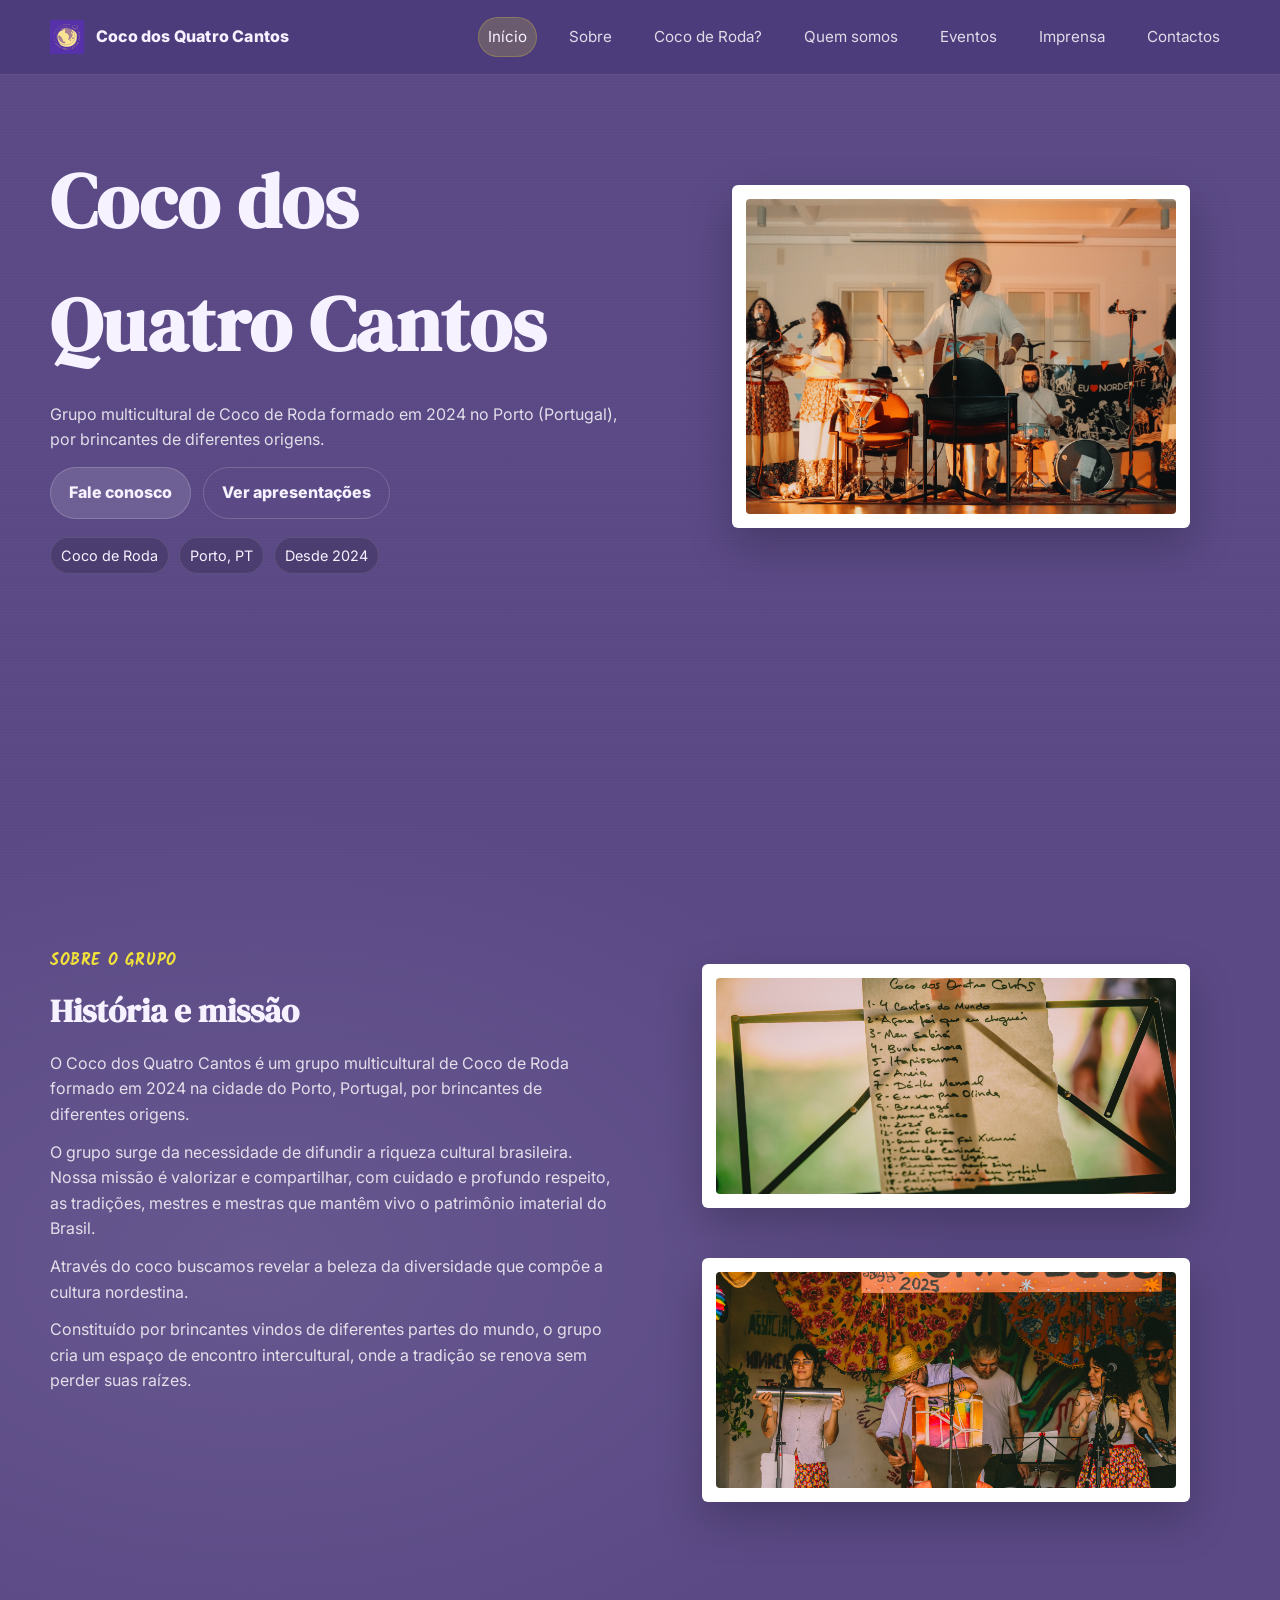
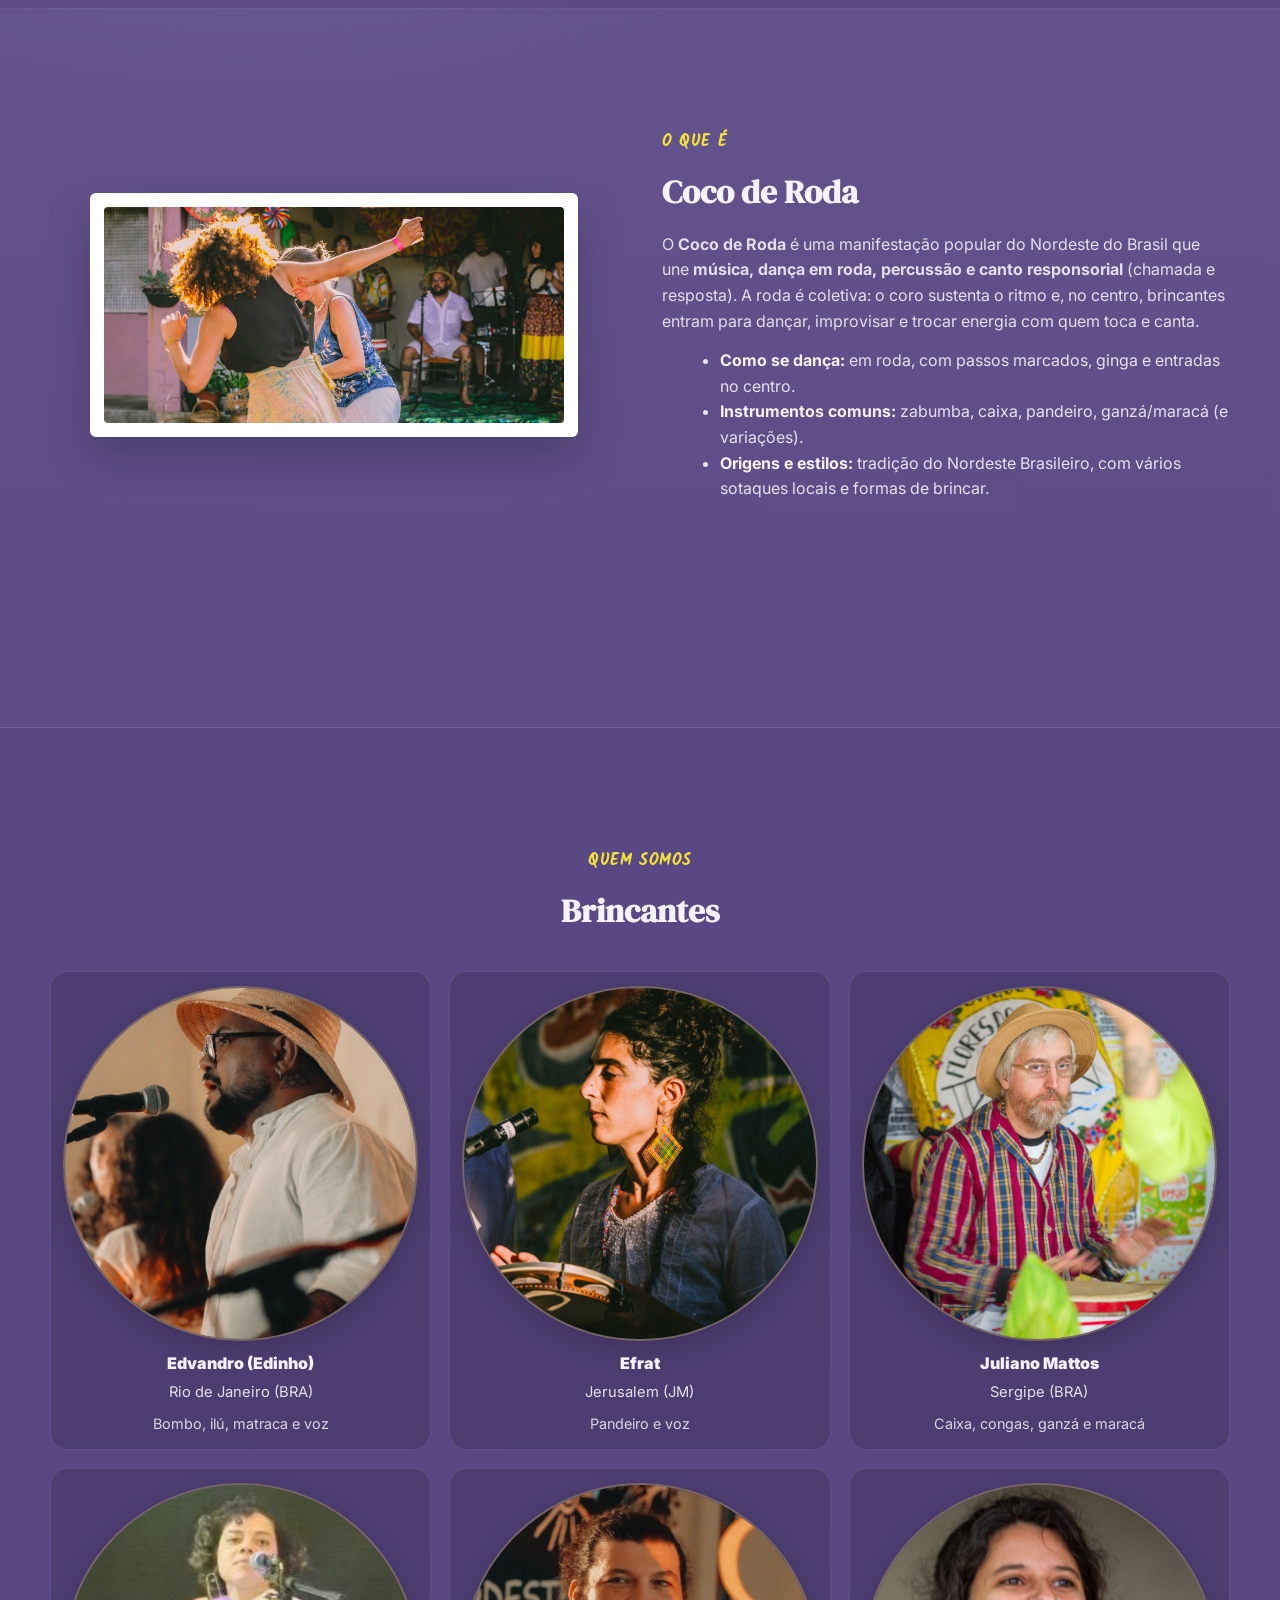
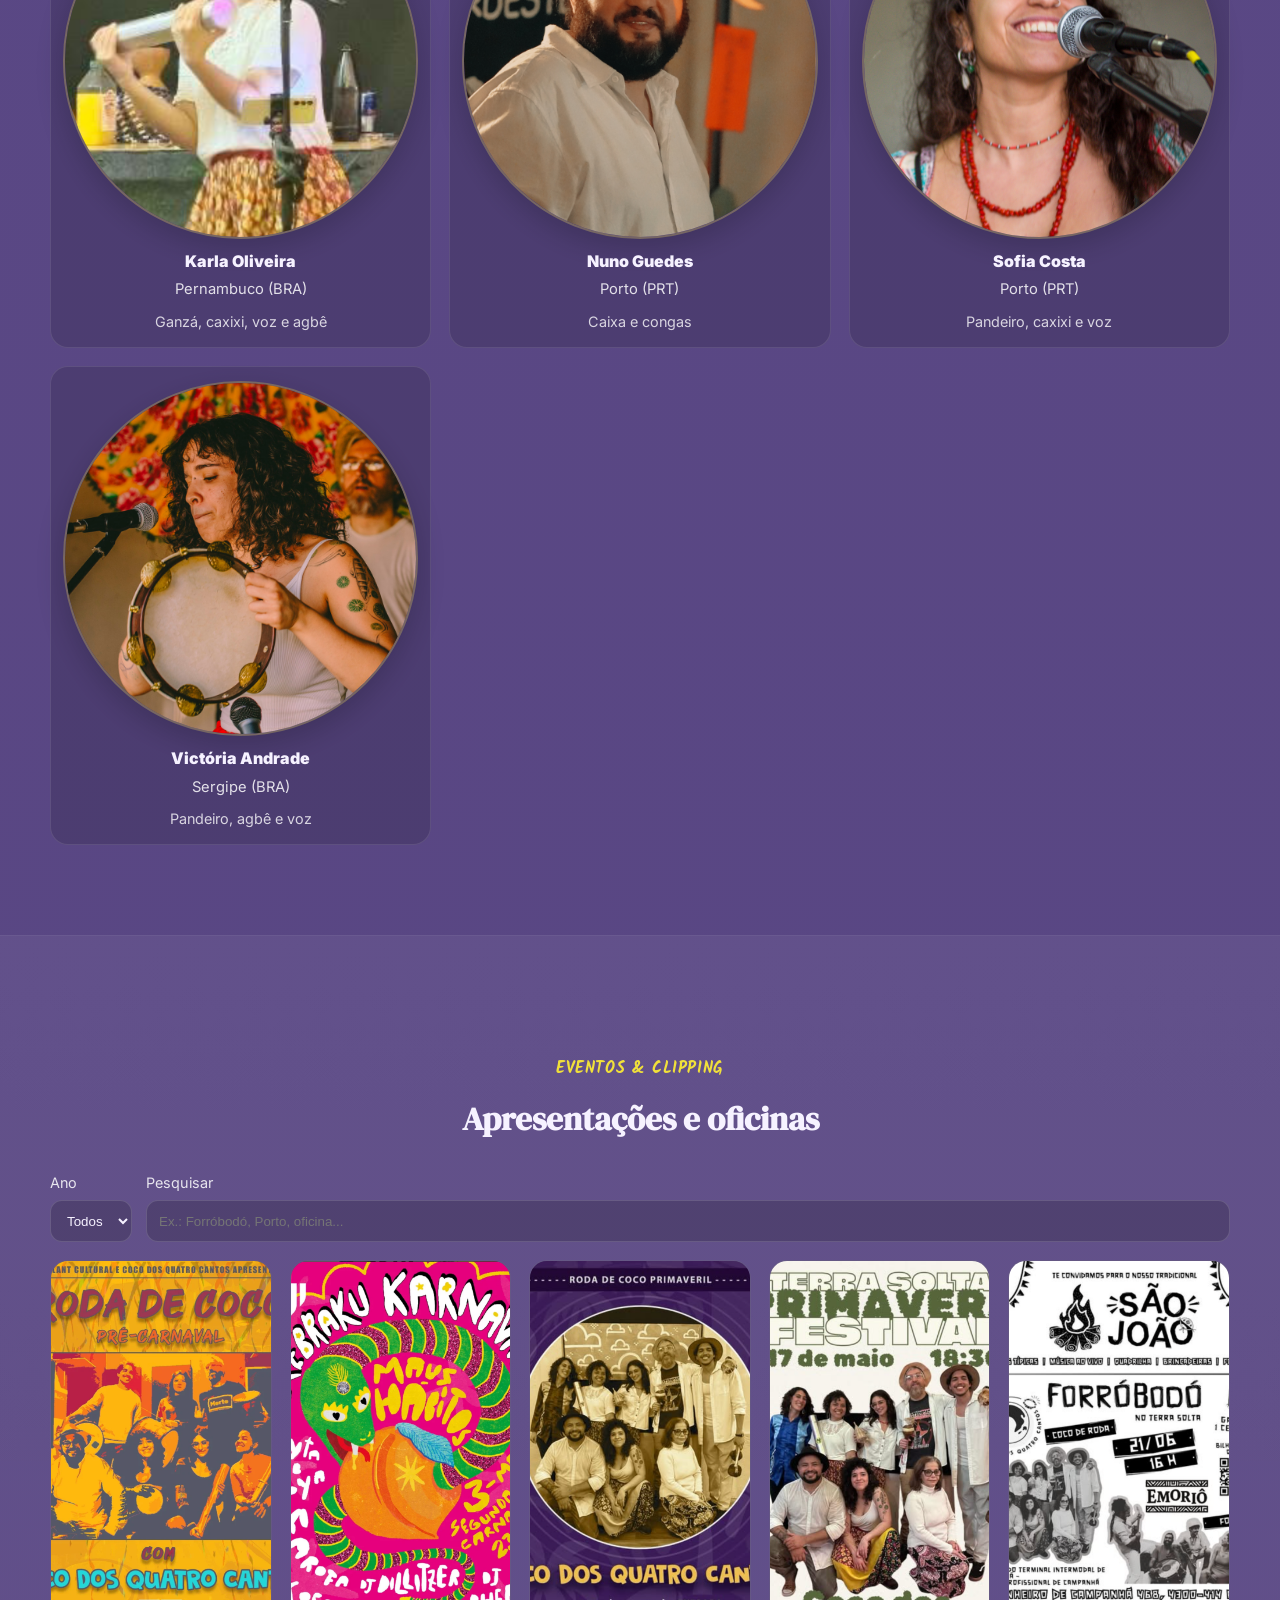
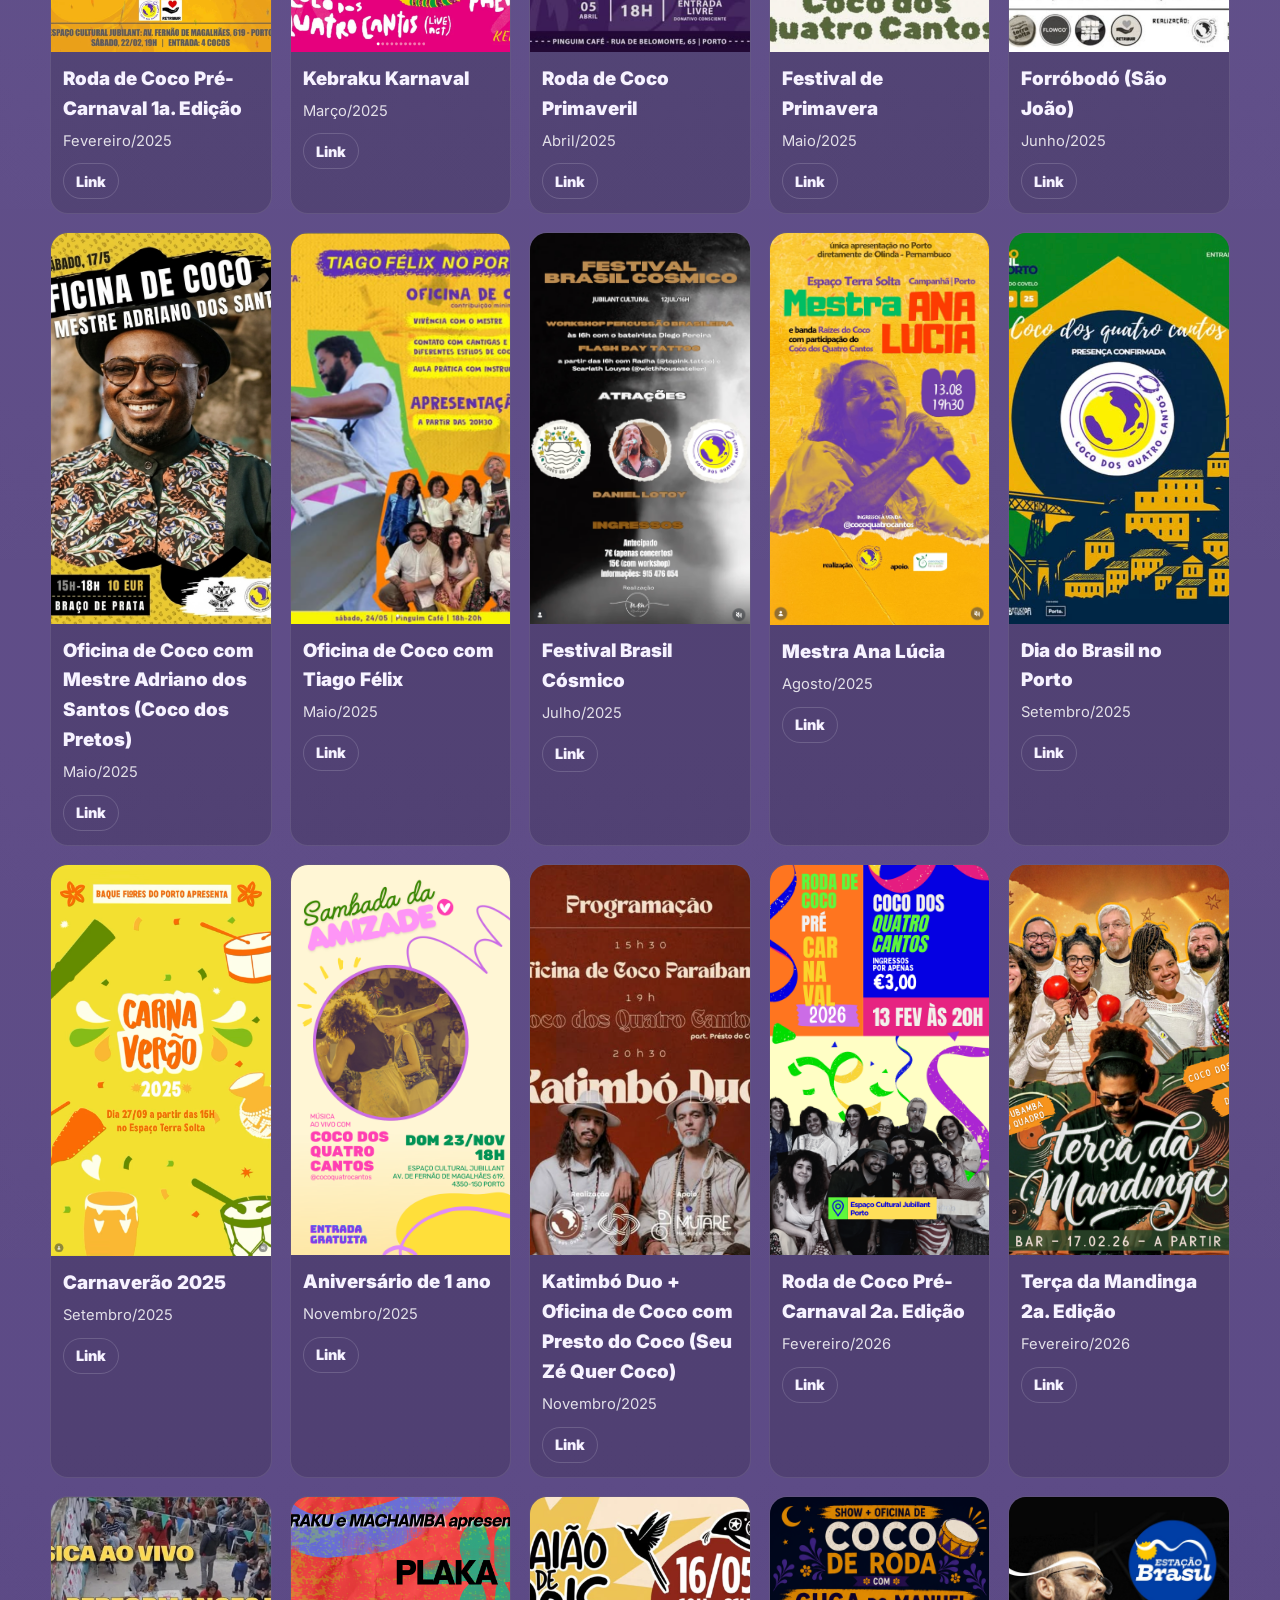
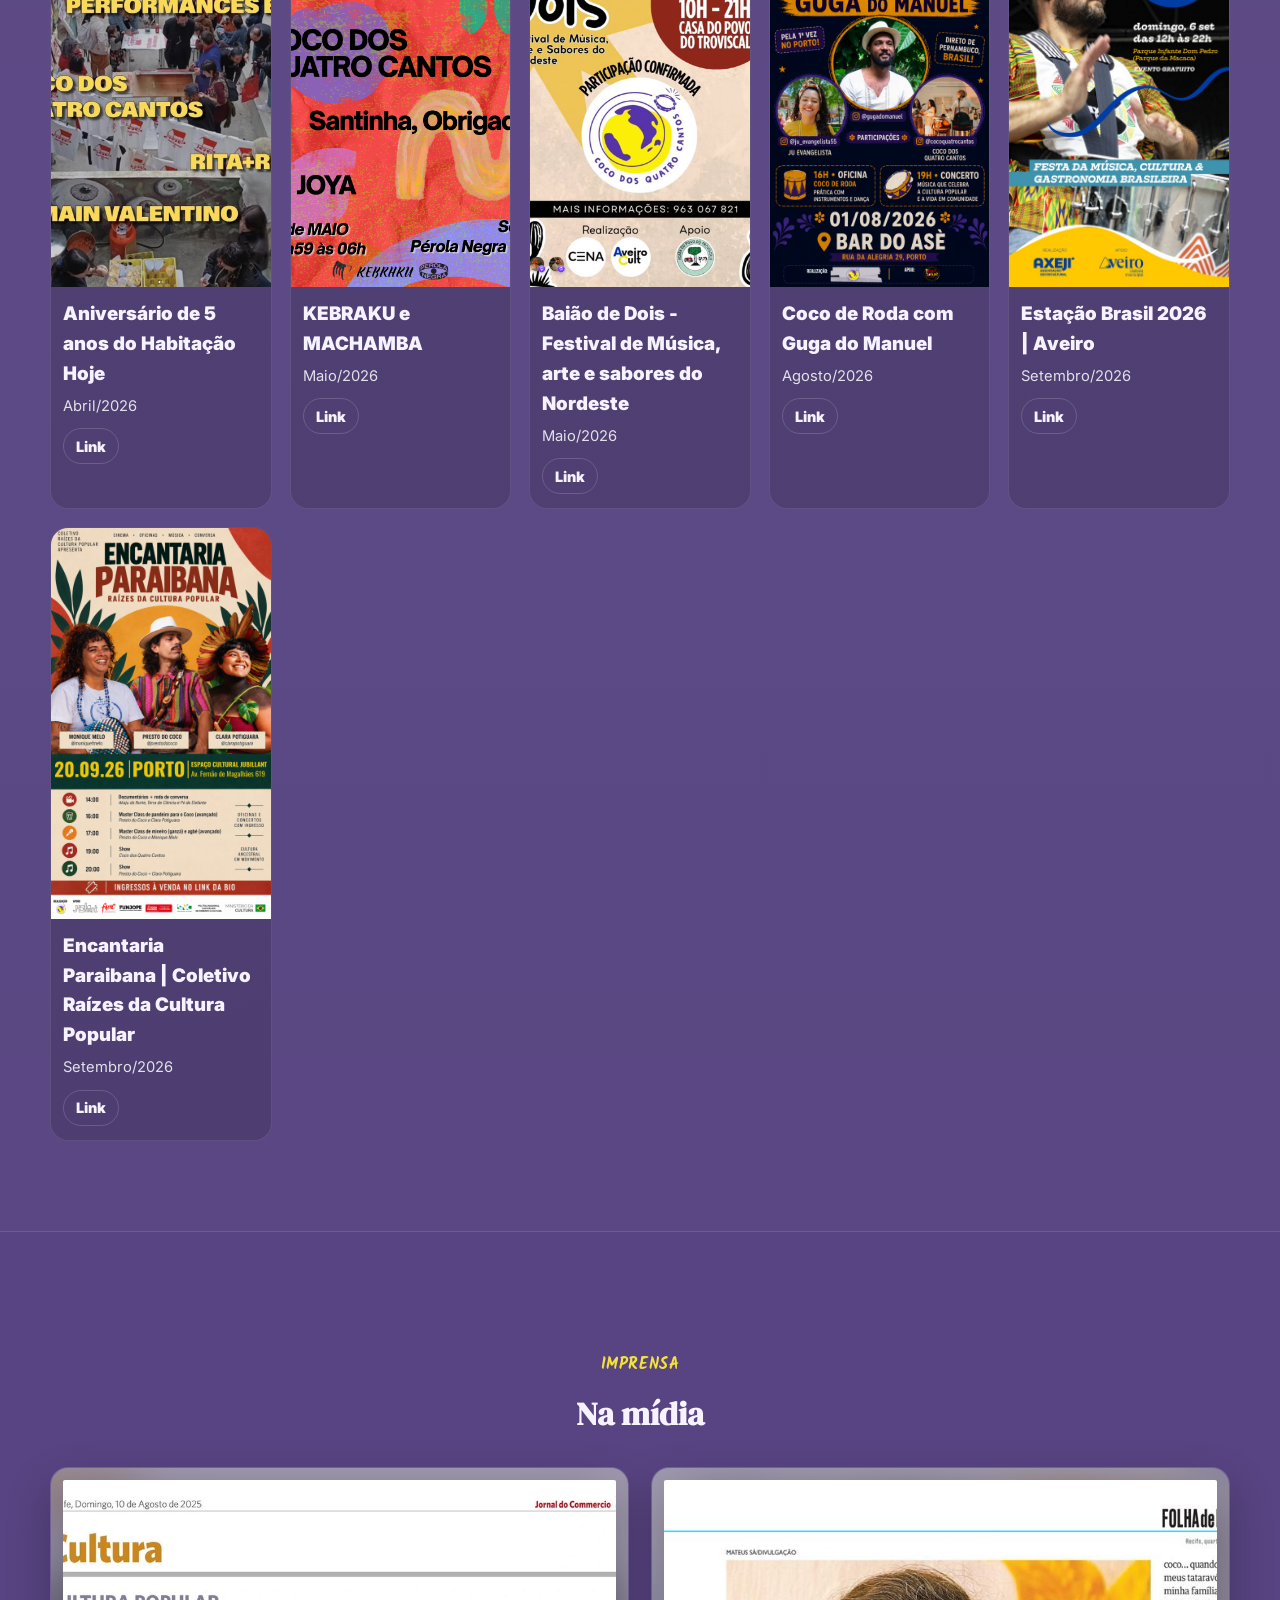
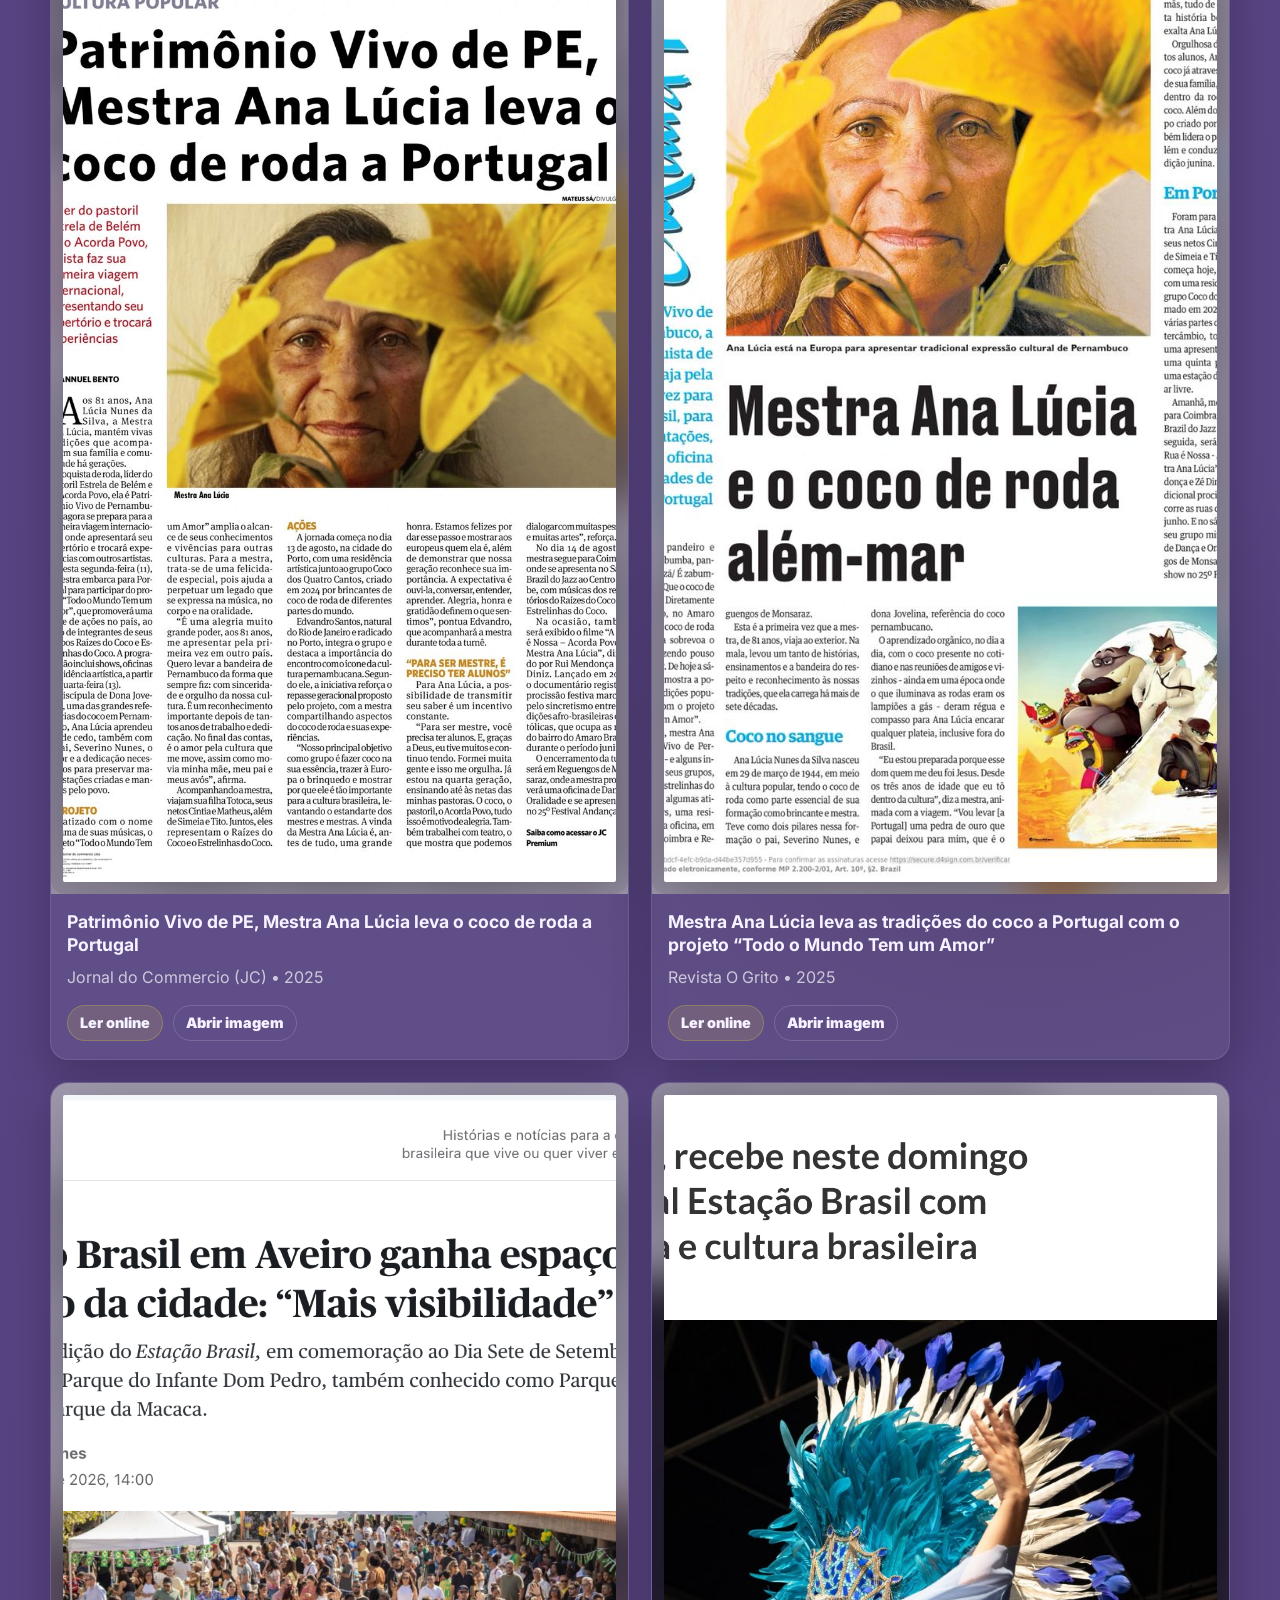
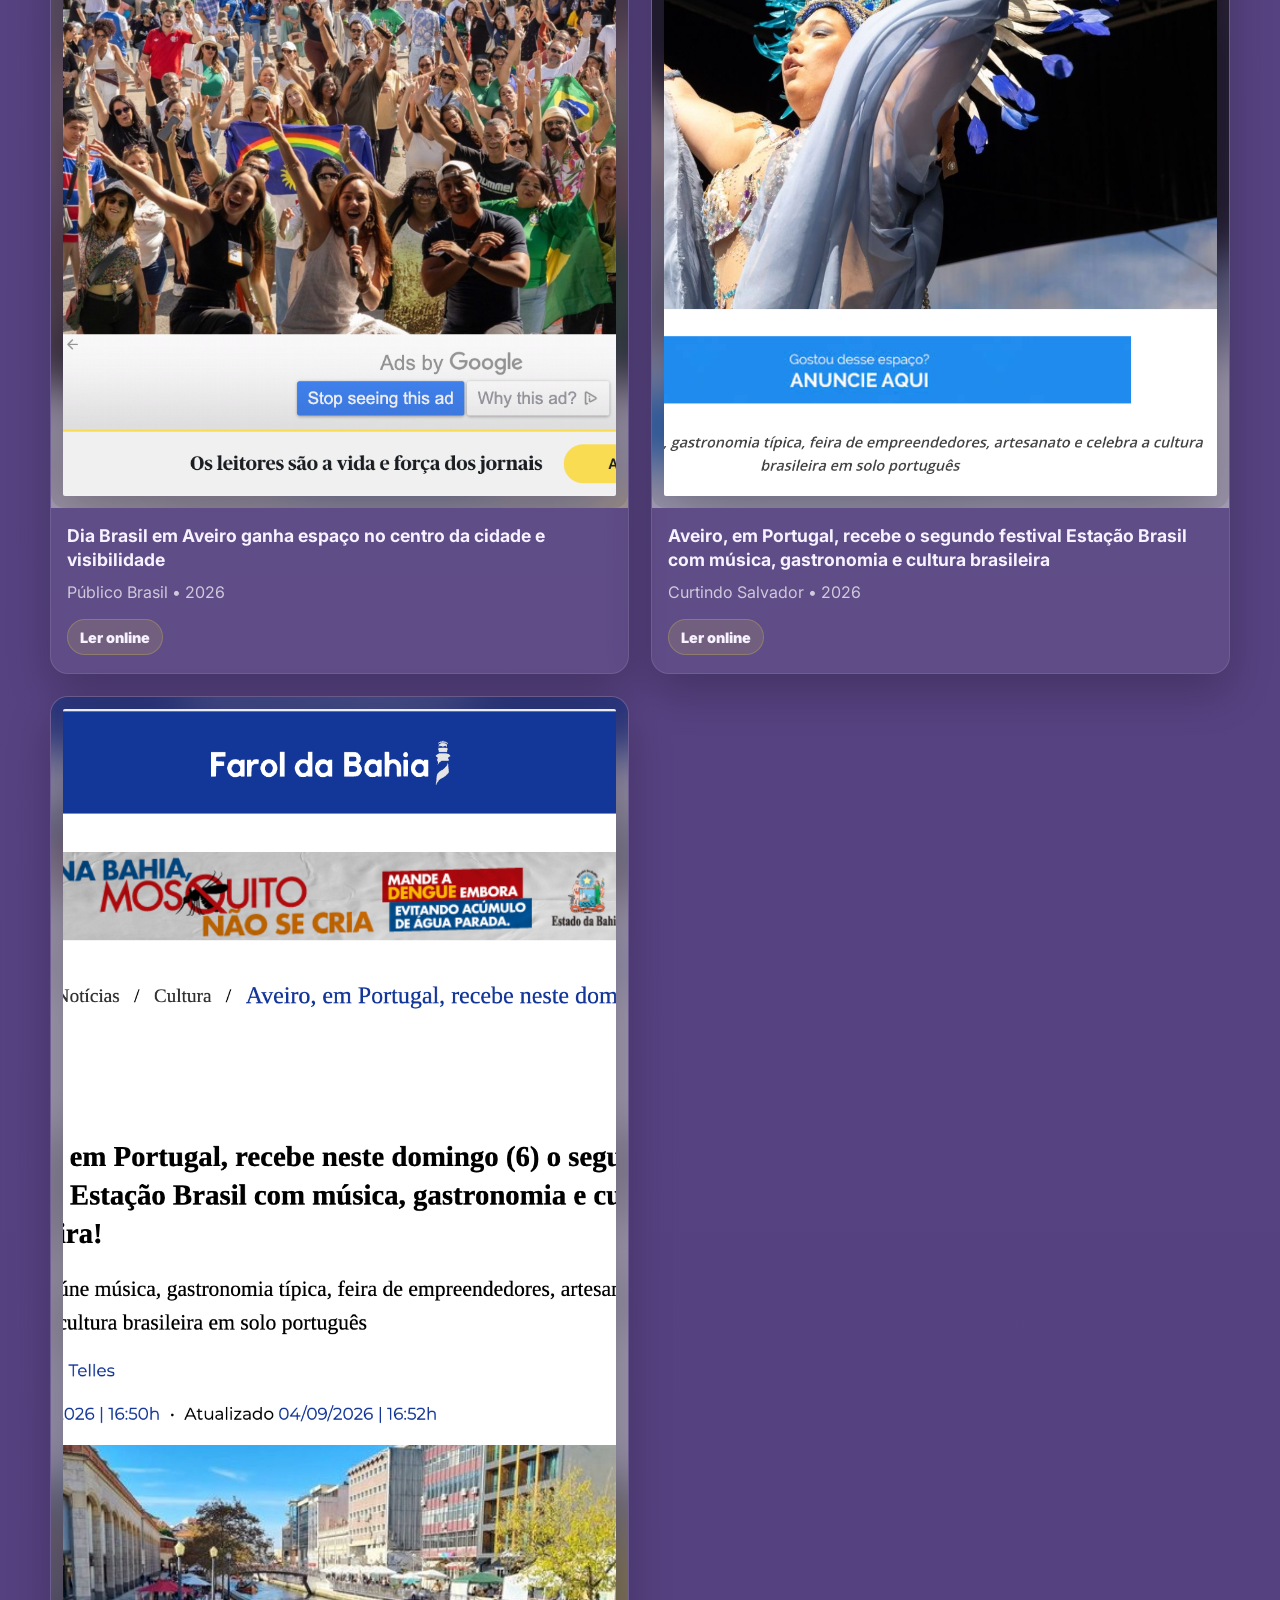
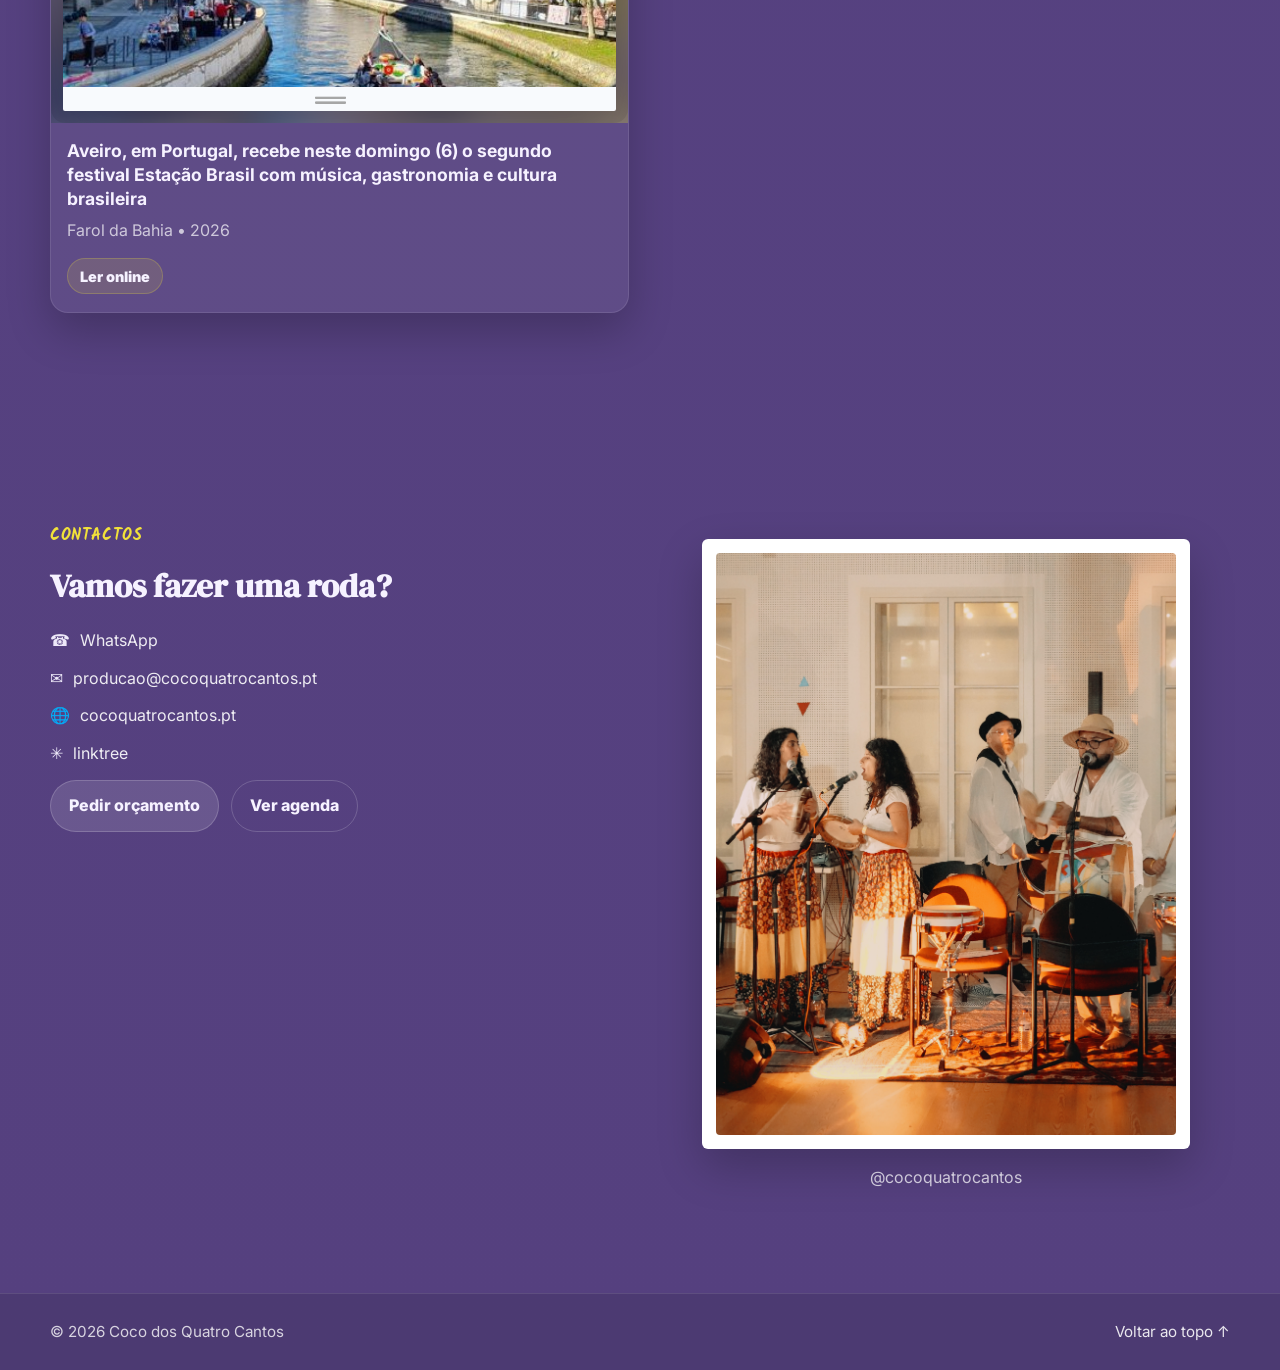
<file: index.html>
<!doctype html>
<html lang="pt-PT">
<head>
  <meta charset="utf-8" />
  <meta name="viewport" content="width=device-width,initial-scale=1" />
  <title>Coco dos Quatro Cantos</title>

  <link rel="preconnect" href="https://fonts.googleapis.com">
  <link rel="preconnect" href="https://fonts.gstatic.com" crossorigin>
  <link href="https://fonts.googleapis.com/css2?family=DM+Serif+Display&family=Inter:wght@300;400;600;700;800&family=Kalam:wght@300;400;700&display=swap" rel="stylesheet">

  <link rel="stylesheet" href="./styles.css" />
</head>

<body id="top">
  <header class="site-header">
    <div class="nav-wrap">
      <a class="brand" href="#home" aria-label="Ir para o início">
        <!-- troque para logo.svg se quiser -->
        <img class="brand__logo" src="./assets/logo.png" alt="Coco dos Quatro Cantos">
        <span class="brand__name">Coco dos Quatro Cantos</span>
      </a>

      <button class="nav-toggle" aria-label="Abrir menu" aria-expanded="false" aria-controls="primary-nav">
        <span></span><span></span><span></span>
      </button>

      <nav id="primary-nav" class="nav">
        <a class="nav-link" href="#home">Início</a>
        <a class="nav-link" href="#sobre">Sobre</a>
        <a class="nav-link" href="#coco">Coco de Roda?</a>
        <a class="nav-link" href="#quem-somos">Quem somos</a>
        <a class="nav-link" href="#eventos">Eventos</a>
        <a class="nav-link" href="#imprensa">Imprensa</a>
        <a class="nav-link" href="#contactos">Contactos</a>
      </nav>
    </div>
  </header>

  <main>
    <!-- HERO -->
    <section id="home" class="section section--hero">
      <div class="container hero">
        <div class="hero__left">
          <h1 class="poster-title">Coco dos<br/>Quatro Cantos</h1>
          <p class="lead">
            Grupo multicultural de Coco de Roda formado em 2024 no Porto (Portugal),
            por brincantes de diferentes origens.
          </p>

          <div class="cta">
            <a class="btn" href="#contactos">Fale conosco</a>
            <a class="btn btn--ghost" href="#eventos">Ver apresentações</a>
          </div>

          <div class="meta">
            <span class="pill">Coco de Roda</span>
            <span class="pill">Porto, PT</span>
            <span class="pill">Desde 2024</span>
          </div>
        </div>

        <div class="hero__right">
          <figure class="frame frame--hero">
            <img src="./assets/hero.jpg" alt="Apresentação do grupo em palco" loading="lazy">
          </figure>
        </div>
      </div>
    </section>

    <!-- SOBRE -->
    <section id="sobre" class="section">
      <div class="container grid-2">
        <div class="copy">
          <p class="scribble">Sobre o grupo</p>
          <h2 class="h2">História e missão</h2>

          <p>
            O Coco dos Quatro Cantos é um grupo multicultural de Coco de Roda formado em 2024
            na cidade do Porto, Portugal, por brincantes de diferentes origens.
          </p>

          <p>
            O grupo surge da necessidade de difundir a riqueza cultural brasileira. Nossa missão é valorizar
            e compartilhar, com cuidado e profundo respeito, as tradições, mestres e mestras que mantêm
            vivo o patrimônio imaterial do Brasil.
          </p>

          <p>
            Através do coco buscamos revelar a beleza da diversidade que compõe a cultura nordestina.
          </p>

          <p>
            Constituído por brincantes vindos de diferentes partes do mundo, o grupo cria um espaço de encontro
            intercultural, onde a tradição se renova sem perder suas raízes.
          </p>
        </div>

        <div class="stack">
          <figure class="frame frame--wide">
            <img src="./assets/sobre-1.jpg" alt="Foto do grupo" loading="lazy">
          </figure>
          <figure class="frame frame--wide">
            <img src="./assets/sobre-2.jpg" alt="Foto de apresentação" loading="lazy">
          </figure>
        </div>
      </div>
    </section>

    <!-- O QUE É COCO -->
    <section id="coco" class="section section--alt">
      <div class="container grid-2 align-center">
        <figure class="frame frame--wide">
          <img src="./assets/coco.jpg" alt="Roda de coco" loading="lazy">
        </figure>

        <div class="copy">
          <p class="scribble">O que é</p>
          <h2 class="h2">Coco de Roda</h2>

          <p>
            O <strong>Coco de Roda</strong> é uma manifestação popular do Nordeste do Brasil que une <strong>música, dança em roda, percussão e canto responsorial</strong> (chamada e resposta). A roda é coletiva: o coro sustenta o ritmo e, no centro, brincantes entram para dançar, improvisar e trocar energia com quem toca e canta.
          </p>
          <ul class="bullets">
            <li><strong>Como se dança:</strong> em roda, com passos marcados, ginga e entradas no centro.</li>
            <li><strong>Instrumentos comuns:</strong> zabumba, caixa, pandeiro, ganzá/maracá (e variações).</li>
            <li><strong>Origens e estilos:</strong> tradição do Nordeste Brasileiro, com vários sotaques locais e formas de brincar.</li>
          </ul>
        </div>
      </div>
    </section>

    <!-- QUEM SOMOS -->
    <section id="quem-somos" class="section">
      <div class="container">
        <p class="scribble center">Quem somos</p>
        <h2 class="h2 center">Brincantes</h2>

        <div class="members" id="membersGrid"></div>
      </div>
    </section>

    <!-- EVENTOS (9:16) -->
    <section id="eventos" class="section section--alt">
      <div class="container">
        <p class="scribble center">Eventos &amp; clipping</p>
        <h2 class="h2 center">Apresentações e oficinas</h2>

        <div class="events-toolbar">
          <label class="field">
            <span>Ano</span>
            <select id="yearFilter">
              <option value="all">Todos</option>
            </select>
          </label>

          <label class="field field--grow">
            <span>Pesquisar</span>
            <input id="searchFilter" type="search" placeholder="Ex.: Forróbodó, Porto, oficina..." />
          </label>
        </div>

        <div class="events events--reels" id="eventsGrid"></div>
      </div>
    </section>

    <section id="imprensa" class="section section--press">
  <div class="container">
    <p class="scribble center">Imprensa</p>
    <h2 class="h2 center">Na mídia</h2>
    <div class="press-grid">
      <!-- JC -->
      <article class="press-card">
        <div class="press-thumb" style="--thumb:url('./assets/press/jc-ana-lucia.jpg')">
          <img
            src="./assets/press/jc-ana-lucia.jpg"
            alt="Matéria do Jornal do Commercio sobre Mestra Ana Lúcia levando o coco de roda a Portugal"
            loading="lazy"
          />
        </div>

        <div class="press-body">
          <h3 class="press-title">Patrimônio Vivo de PE, Mestra Ana Lúcia leva o coco de roda a Portugal</h3>
          <p class="press-meta">Jornal do Commercio (JC) • 2025</p>

          <div class="press-actions">
            <a class="smallbtn" target="_blank" rel="noreferrer"
               href="https://jc.uol.com.br/cultura/2025/08/08/patrimonio-vivo-de-pe-mestra-ana-lucia-leva-o-coco-de-roda-a-portugal.html">
              Ler online
            </a>

            <a class="smallbtn smallbtn--ghost" target="_blank" rel="noreferrer"
               href="./assets/press/jc-ana-lucia.jpg">
              Abrir imagem
            </a>
          </div>
        </div>
      </article>

      <!-- O Grito -->
      <article class="press-card">
        <div class="press-thumb" style="--thumb:url('./assets/press/ogrito-ana-lucia.jpg')">
          <img
            src="./assets/press/ogrito-ana-lucia.jpg"
            alt="Matéria da Revista O Grito sobre Mestra Ana Lúcia e tradições do coco em Portugal"
            loading="lazy"
          />
        </div>

        <div class="press-body">
          <h3 class="press-title">Mestra Ana Lúcia leva as tradições do coco a Portugal com o projeto “Todo o Mundo Tem um Amor”</h3>
          <p class="press-meta">Revista O Grito • 2025</p>

          <div class="press-actions">
            <a class="smallbtn" target="_blank" rel="noreferrer"
               href="https://revistaogrito.com/mestra-ana-lucia-leva-as-tradicoes-do-coco-e-a-portugal-com-o-projeto-todo-o-mundo-tem-um-amor/">
              Ler online
            </a>

            <a class="smallbtn smallbtn--ghost" target="_blank" rel="noreferrer"
               href="./assets/press/ogrito-ana-lucia.jpg">
              Abrir imagem
            </a>
          </div>
        </div>
      </article>
<!-- Público Brasil -->
<article class="press-card">
<div class="press-thumb" style="--thumb:url('./assets/press/midia_publicopt_2026_08_18.png')">
          <img
            src="./assets/press/midia_publicopt_2026_08_18.png"
            alt="Dia Brasil em Aveiro ganha espaço no centro da cidade e visibilidade"
            loading="lazy"
          />
        </div>

  <div class="press-body">
    <h3 class="press-title">
      Dia Brasil em Aveiro ganha espaço no centro da cidade e visibilidade
    </h3>
    <p class="press-meta">Público Brasil • 2026</p>

    <div class="press-actions">
      <a
        class="smallbtn"
        target="_blank"
        rel="noreferrer"
        href="https://www.publico.pt/2026/08/18/publico-brasil/noticia/dia-brasil-aveiro-ganha-espaco-centro-cidade-visibilidade-2185356"
      >
        Ler online
      </a>
    </div>
  </div>
</article>

<!-- Curtindo Salvador -->
<article class="press-card">
<div class="press-thumb" style="--thumb:url('./assets/press/midia_curtindo_salvador_2026_09_04.png')">
          <img
            src="./assets/press/midia_curtindo_salvador_2026_09_04.png"
            alt="Aveiro, em Portugal, recebe o segundo festival Estação Brasil com música, gastronomia e cultura brasileira"
            loading="lazy"
          />
        </div>

  <div class="press-body">
    <h3 class="press-title">
      Aveiro, em Portugal, recebe o segundo festival Estação Brasil com música, gastronomia e cultura brasileira
    </h3>
    <p class="press-meta">Curtindo Salvador • 2026</p>

    <div class="press-actions">
      <a class="smallbtn" target="_blank" rel="noreferrer" href="https://www.curtindosalvador.com.br/2026/09/04/aveiro-em-portugal-recebe-neste-domingo-6-o-segundo-festival-estacao-brasil-com-musica-gastronomia-e-cultura-brasileira/">Ler online</a>
    </div>
  </div>
</article>

<!-- Farol da Bahia -->
<article class="press-card">
<div class="press-thumb" style="--thumb:url('./assets/press/midia_farol_da_bahia_2026_09_04.png')">
          <img
            src="./assets/press/midia_farol_da_bahia_2026_09_04.png"
            alt="Aveiro, em Portugal, recebe neste domingo (6) o segundo festival Estação Brasil com música, gastronomia e cultura brasileira"
            loading="lazy"
          />
        </div>

  <div class="press-body">
    <h3 class="press-title">
      Aveiro, em Portugal, recebe neste domingo (6) o segundo festival Estação Brasil com música, gastronomia e cultura brasileira
    </h3>
    <p class="press-meta">Farol da Bahia • 2026</p>

    <div class="press-actions">
      <a
        class="smallbtn"
        target="_blank"
        rel="noreferrer"
        href="https://www.faroldabahia.com.br/noticia/aveiro-em-portugal-recebe-neste-domingo-6-o-segundo-festival-estacao-brasil-com-musica-gastronomia-e-cultura-brasileira"
      >
        Ler online
      </a>
    </div>
  </div>
</article>      
    </div>
  </div>
</section>

    <!-- CONTACTOS -->
    <section id="contactos" class="section">
      <div class="container contact">
        <div class="contact__left">
          <p class="scribble">Contactos</p>
          <h2 class="h2">Vamos fazer uma roda?</h2>

          <ul class="contact__list">
            <li><span class="icon">☎</span><a href="https://wa.link/snedqe">WhatsApp</a></li>
            <li><span class="icon">✉</span><a href="mailto:producao@cocoquatrocantos.pt">producao@cocoquatrocantos.pt</a></li>
            <li><span class="icon">🌐</span><a href="https://cocoquatrocantos.pt" target="_blank" rel="noreferrer">cocoquatrocantos.pt</a></li>
            <li><span class="icon">✳</span><a href="https://linktr.ee/cocoquatrocantos" target="_blank" rel="noreferrer">linktree</a></li>
          </ul>

          <div class="cta mt-lg">
            <a class="btn" href="mailto:producao@cocoquatrocantos.pt">Pedir orçamento</a>
            <a class="btn btn--ghost" href="#eventos">Ver agenda</a>
          </div>
        </div>

        <div class="contact__right">
          <figure class="frame frame--contact">
            <img src="./assets/contact.jpg" alt="Cartaz/arte do grupo" loading="lazy">
          </figure>
          <p class="muted center mt-md">@cocoquatrocantos</p>
        </div>
      </div>
    </section>

    <footer class="footer">
      <div class="container footer__inner">
        <span>© <span id="year"></span> Coco dos Quatro Cantos</span>
        <a class="backtop" href="#top">Voltar ao topo ↑</a>
      </div>
    </footer>
  </main>

  <script src="./script.js"></script>
</body>
</html>
</file>
<file: styles.css>
:root{
  --bg: #5b4a86;
  --bg2: #55407f;
  --ink: #f6f2ff;
  --muted: rgba(255,255,255,.82);
  --accent: #f1e13a;

  --frame: #ffffff;
  --shadow: rgba(0,0,0,.22);
  --max: 1180px;

  --poster: clamp(2.8rem, 6vw, 5.6rem);
  --h2: clamp(1.7rem, 2.6vw, 2.4rem);
  --p:  clamp(1rem, 1.1vw, 1.05rem);
}

*{ box-sizing:border-box; }
html{ scroll-behavior:smooth; }

section{ scroll-margin-top: 90px; }

body{
  margin:0;
  background: radial-gradient(1100px 700px at 20% 10%, rgba(255,255,255,.08), transparent 65%),
              radial-gradient(900px 600px at 80% 70%, rgba(0,0,0,.12), transparent 60%),
              linear-gradient(180deg, var(--bg), var(--bg2));
  color: var(--ink);
  font-family: Inter, system-ui, -apple-system, Segoe UI, Roboto, Arial, sans-serif;
  line-height:1.6;
}

body::before{
  content:"";
  position:fixed;
  inset:0;
  pointer-events:none;
  background: repeating-linear-gradient(
      0deg,
      rgba(255,255,255,.03),
      rgba(255,255,255,.03) 1px,
      rgba(0,0,0,.03) 2px,
      rgba(0,0,0,.03) 3px
    );
  opacity:.35;
  mix-blend-mode: overlay;
}

.container{
  width:min(var(--max), calc(100% - 48px));
  margin-inline:auto;
}

.section{
  position:relative;
  padding: 120px 0 90px;
  min-height: 80vh;
}

.section--alt{
  background: linear-gradient(180deg, rgba(255,255,255,.06), rgba(255,255,255,.02));
  border-top: 1px solid rgba(255,255,255,.08);
  border-bottom: 1px solid rgba(255,255,255,.08);
}

.grid-2{
  display:grid;
  grid-template-columns: 1fr 1fr;
  gap: 44px;
}
.align-center{ align-items:center; }

.center{ text-align:center; }
.mt-md{ margin-top: 14px; }
.mt-lg{ margin-top: 22px; }

.poster-title{
  font-family: "DM Serif Display", Georgia, serif;
  font-size: var(--poster);
  letter-spacing:.4px;
  margin: 0 0 16px 0;
}

.h2{
  font-family: "DM Serif Display", Georgia, serif;
  font-size: var(--h2);
  margin: 0 0 14px 0;
}

p{
  font-size: var(--p);
  color: var(--muted);
  margin: 0 0 12px 0;
}

.lead{ max-width: 62ch; }

.scribble{
  font-family: Kalam, system-ui, sans-serif;
  color: var(--accent);
  font-weight: 700;
  letter-spacing: .6px;
  text-transform: uppercase;
  margin: 0 0 10px 0;
}

.muted{ color: rgba(255,255,255,.72); }

.bullets{ margin: 14px 0 0 18px; color: rgba(255,255,255,.84); }
.bullets strong{ color: var(--ink); }

/* NAV */
.site-header{
  position:fixed;
  top:0; left:0; right:0;
  z-index: 20;
  background: rgba(72,56,120,.72);
  backdrop-filter: blur(12px);
  border-bottom: 1px solid rgba(255,255,255,.10);
}
.nav-wrap{
  width:min(var(--max), calc(100% - 48px));
  margin-inline:auto;
  height: 74px;
  display:flex;
  align-items:center;
  justify-content:space-between;
  gap: 16px;
}
.brand{
  display:flex;
  align-items:center;
  gap: 12px;
  text-decoration:none;
  color: var(--ink);
}
.brand__logo{
  width: 34px;
  height: 34px;
  object-fit: contain;
  background: transparent;
  display:block;
}
.brand__name{ font-weight: 800; letter-spacing:.2px; }

.nav{ display:flex; gap: 22px; align-items:center; }
.nav-link{
  color: rgba(255,255,255,.82);
  text-decoration:none;
  font-size: .95rem;
  padding: 8px 10px;
  border-radius: 999px;
  transition: background .18s ease, color .18s ease;
}
.nav-link:hover{ background: rgba(255,255,255,.10); }
.nav-link.is-active{
  background: rgba(241,225,58,.18);
  color: var(--ink);
  box-shadow: 0 0 0 1px rgba(241,225,58,.22) inset;
}

.nav-toggle{
  display:none;
  width: 44px;
  height: 44px;
  border: 0;
  background: transparent;
  padding: 8px;
  cursor:pointer;
}
.nav-toggle span{
  display:block;
  height:2px;
  background: rgba(255,255,255,.82);
  margin: 6px 0;
}

/* Frames */
.frame{
  background: var(--frame);
  padding: 14px;
  box-shadow: 0 18px 45px var(--shadow);
  border-radius: 6px;
}
.frame img{
  width:100%;
  height:100%;
  display:block;
  object-fit:cover;
  border-radius: 4px;
}
.frame--hero{ aspect-ratio: 4/3; }
.frame--wide{ aspect-ratio: 16/8; }
.frame--contact{ aspect-ratio: 4/5; }

.stack{ display:grid; gap: 18px; }

/* HERO */
.section--hero{
  padding-top: 140px;
  min-height: 92vh;
}
.hero{
  display:grid;
  grid-template-columns: 1.05fr .95fr;
  gap: 48px;
  align-items:center;
}

.hero__right{
  justify-self: end;
  width: min(800px, 100%);
}

.cta{
  display:flex;
  gap: 12px;
  flex-wrap: wrap;
  margin-top: 14px;
}
.btn{
  display:inline-flex;
  align-items:center;
  justify-content:center;
  padding: 12px 18px;
  border-radius: 999px;
  border: 1px solid rgba(255,255,255,.18);
  background: rgba(255,255,255,.12);
  color: var(--ink);
  text-decoration:none;
  font-weight: 800;
}
.btn:hover{ background: rgba(255,255,255,.16); }
.btn--ghost{ background: transparent; }

.meta{
  margin-top: 18px;
  display:flex;
  gap: 10px;
  flex-wrap: wrap;
}
.pill{
  font-size: .9rem;
  padding: 6px 10px;
  border-radius: 999px;
  background: rgba(0,0,0,.16);
  border: 1px solid rgba(255,255,255,.10);
}

/* MEMBERS */
.members {
  margin-top: 34px;
  display: grid;
  grid-template-columns: repeat(3, minmax(0, 1fr));
  gap: 18px;
}
.member{
  background: rgba(0,0,0,.14);
  border: 1px solid rgba(255,255,255,.10);
  border-radius: 18px;
  padding: 14px 12px;
  text-align:center;
}
.member__avatar{
  width: 100%;
  aspect-ratio: 1/1;
  border-radius: 999px;
  overflow:hidden;
  margin-bottom: 10px;
  box-shadow: 0 10px 28px rgba(0,0,0,.18);
  border: 2px solid rgba(241,225,58,.25);
}
.member__avatar img{
  width:100%; height:100%;
  object-fit:cover;
  display:block;
}
.member__name{ font-weight: 900; color: var(--ink); margin: 0; }
.member__meta{ margin: 4px 0 0; font-size: .92rem; color: rgba(255,255,255,.84); }
.member__inst{ margin: 8px 0 0; font-size: .9rem; color: rgba(255,255,255,.78); }

/* EVENTS (9:16 reels) */
.events-toolbar{
  margin-top: 26px;
  display:flex;
  gap: 14px;
  align-items:end;
  flex-wrap: wrap;
}
.field{ display:grid; gap: 6px; font-size: .9rem; }
.field span{ color: rgba(255,255,255,.85); }
.field input, .field select{
  height: 42px;
  padding: 0 12px;
  border-radius: 12px;
  border: 1px solid rgba(255,255,255,.14);
  background: rgba(0,0,0,.18);
  color: var(--ink);
  outline: none;
}
.field--grow{ flex: 1 1 280px; }

.events--reels{
  margin-top: 18px;
  display:grid;
  grid-template-columns: repeat(auto-fit, minmax(220px, 1fr));
  gap: 18px;
}

/* card */
.event{
  background: rgba(0,0,0,.14);
  border: 1px solid rgba(255,255,255,.10);
  border-radius: 18px;
  overflow:hidden;
  display:flex;
  flex-direction:column;
}
.event__thumb{
  /* IG Reel / Story */
  aspect-ratio: 9 / 16;
  background: rgba(255,255,255,.06);
  display:flex;
  align-items:center;
  justify-content:center;
}
.event__thumb img{
  width:100%;
  height:100%;
  display:block;

  /* NÃO CORTA O CARTAZ */
  object-fit: cover;
  background: rgba(0,0,0,.10);
}
.event__body{
  padding: 12px 12px 14px;
}
.event__title{
  margin: 0 0 6px 0;
  font-weight: 900;
  color: var(--ink);
}
.event__meta{
  font-size: .92rem;
  color: rgba(255,255,255,.84);
  margin: 0 0 10px 0;
}
.event__actions{
  display:flex;
  gap: 10px;
  flex-wrap: wrap;
}
.smallbtn{
  display:inline-flex;
  align-items:center;
  justify-content:center;
  height: 36px;
  padding: 0 12px;
  border-radius: 999px;
  border: 1px solid rgba(241,225,58,.22);
  background: rgba(241,225,58,.12);
  color: var(--ink);
  text-decoration:none;
  font-weight: 900;
  font-size: .9rem;
}
.smallbtn--ghost{
  border: 1px solid rgba(255,255,255,.16);
  background: transparent;
}

/* CONTACT */
.contact{
  display:grid;
  grid-template-columns: 1fr 1fr;
  gap: 44px;
  align-items:start;
}
.contact__list{
  list-style:none;
  padding:0;
  margin: 16px 0 0;
  display:grid;
  gap: 12px;
}
.contact__list li{
  display:flex;
  gap: 10px;
  align-items:center;
}
.contact__list a{ color: rgba(255,255,255,.9); text-decoration:none; }
.contact__list a:hover{ text-decoration: underline; }
.icon{ opacity:.95; }

/* FOOTER */
.footer{
  padding: 26px 0;
  border-top: 1px solid rgba(255,255,255,.10);
  background: rgba(0,0,0,.10);
}
.footer__inner{
  display:flex;
  align-items:center;
  justify-content:space-between;
  gap: 16px;
  color: rgba(255,255,255,.78);
  font-size: .95rem;
}
.backtop{ text-decoration:none; color: rgba(255,255,255,.88); }

/* RESPONSIVO */
@media (max-width: 1040px){
  .hero{ grid-template-columns: 1fr; }
  .grid-2, .contact{ grid-template-columns: 1fr; }
  .members{ grid-template-columns: repeat(3, minmax(0, 1fr)); }
}

@media (max-width: 720px){
  .section{ padding: 104px 0 66px; }
  .members{ grid-template-columns: repeat(2, minmax(0, 1fr)); }

  .nav-toggle{ display:block; }
  .nav{
    position:absolute;
    top: 74px;
    left: 0;
    right: 0;
    display:none;
    flex-direction:column;
    gap: 10px;
    padding: 14px;
    background: rgba(72,56,120,.92);
    border-bottom: 1px solid rgba(255,255,255,.10);
  }
  .nav.is-open{ display:flex; }
  .nav-wrap{ position:relative; }
}

/* ===== Press / Imprensa ===== */
.section--press .title{ margin-top: 10px; }
.section--press .lead{
  max-width: 78ch;
  opacity: .95;
  margin-top: 14px;
  line-height: 1.65;
}

.press-grid{
  margin-top: 26px;
  display: grid;
  grid-template-columns: repeat(2, minmax(0, 1fr));
  gap: 22px;
}

@media (max-width: 980px){
  .press-grid{ grid-template-columns: 1fr; }
}

.press-card{
  background: rgba(255,255,255,.06);
  border: 1px solid rgba(255,255,255,.10);
  border-radius: 18px;
  overflow: hidden;
  box-shadow: 0 18px 44px rgba(0,0,0,.22);
}

.press-thumb{
  aspect-ratio: 9 / 16;
  position: relative;
  overflow: hidden;
  background: rgba(0,0,0,.12);
  display: flex;
  align-items: center;
  justify-content: center;
}

.press-thumb::before{
  content:"";
  position:absolute;
  inset:-18px;
  background-image: var(--thumb);
  background-size: cover;
  background-position: center;
  filter: blur(22px);
  transform: scale(1.08);
  opacity: .55;
}

.press-thumb img{
  position: relative;
  z-index: 1;
  width: 100%;
  height: 100%;
  object-fit: cover;
  padding: 12px;
  border-radius: 14px;
  background: rgba(0,0,0,.08);
  filter: drop-shadow(0 14px 28px rgba(0,0,0,.28));
}

.press-body{
  padding: 16px 16px 18px;
}

.press-title{
  font-size: 1.1rem;
  line-height: 1.35;
  margin: 0 0 8px;
}

.press-meta{
  margin: 0 0 14px;
  opacity: .85;
}

.press-actions{
  display: flex;
  flex-wrap: wrap;
  gap: 10px;
}

.press-note{
  margin-top: 18px;
}

.press-thumb--source {
  aspect-ratio: 9 / 16;
  padding: 24px;
  display: flex;
  align-items: center;
  justify-content: center;
  text-align: center;
  color: var(--accent);
  font-size: 1.5rem;
  font-weight: 900;
  line-height: 1.15;
  letter-spacing: 1px;
  background: linear-gradient(145deg, #403263, #765ca5);
}

.press-thumb--source::before {
  display: none;
}
</file>
